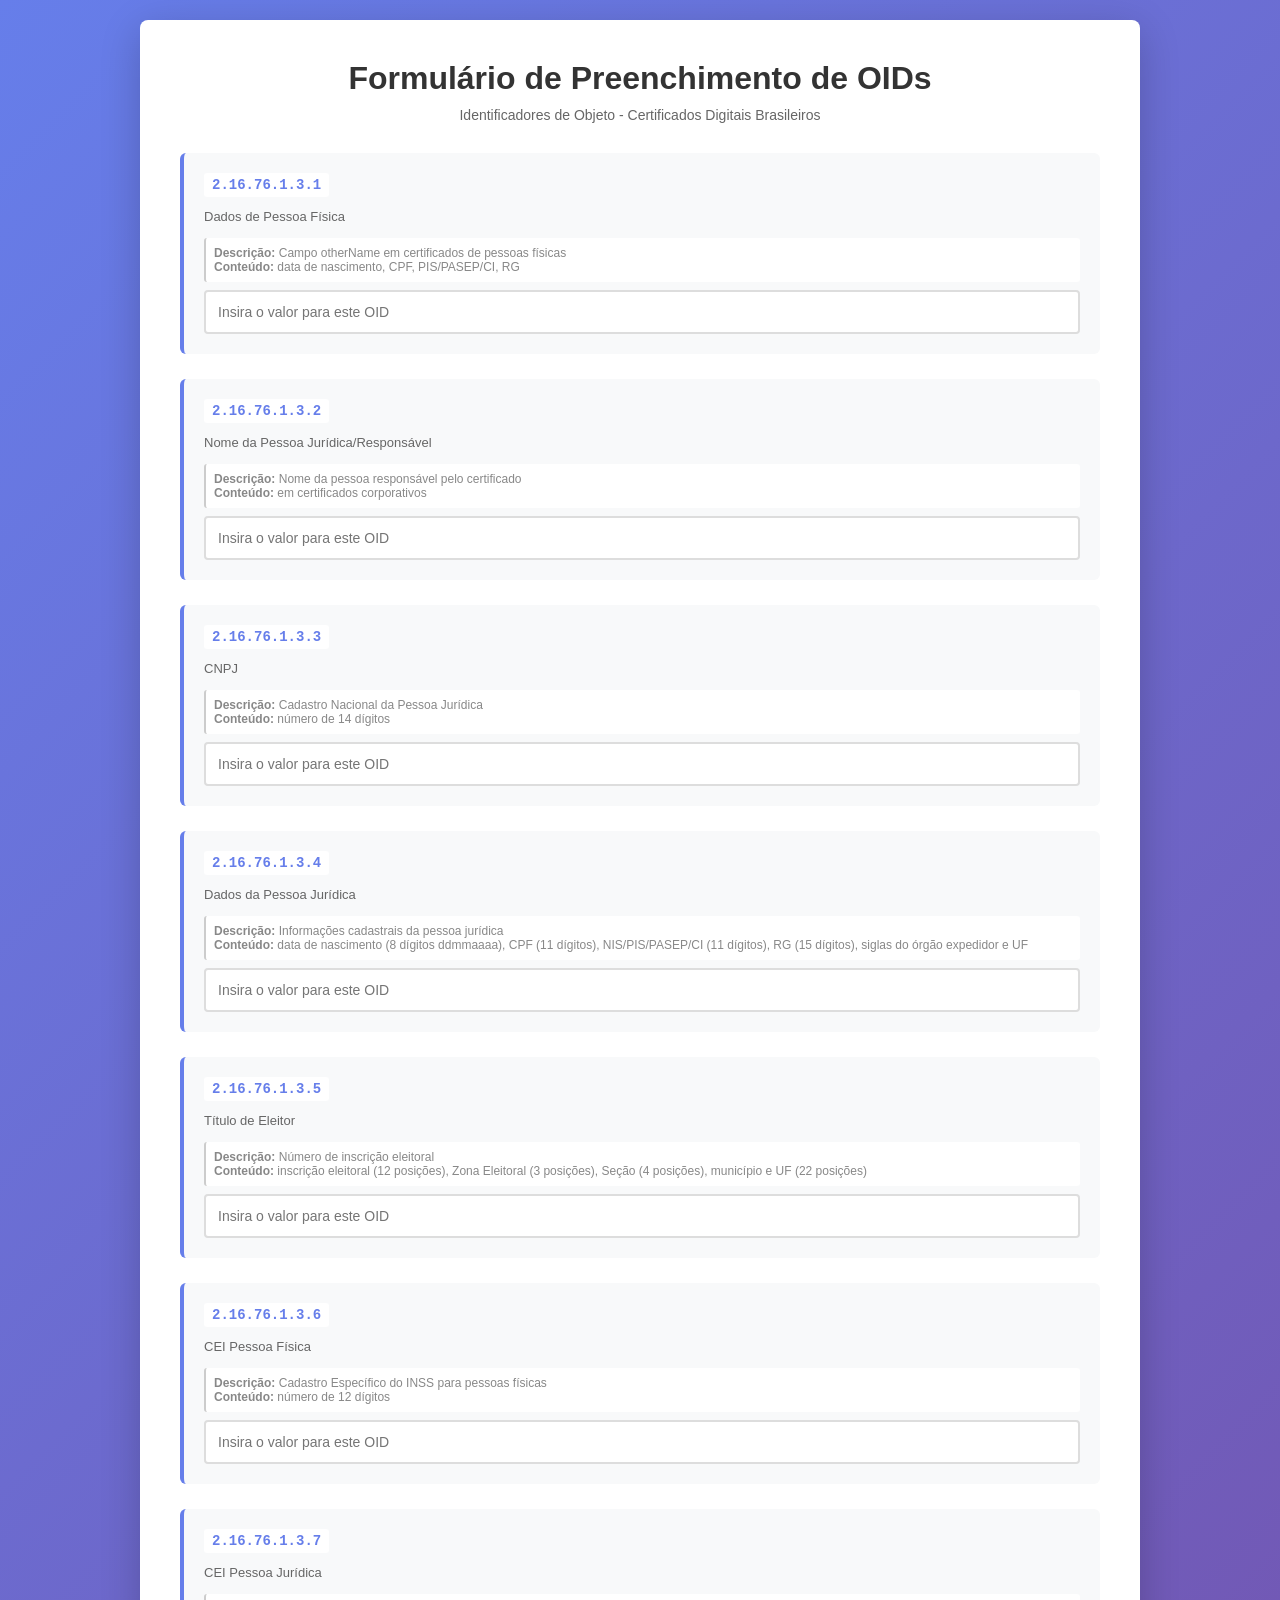
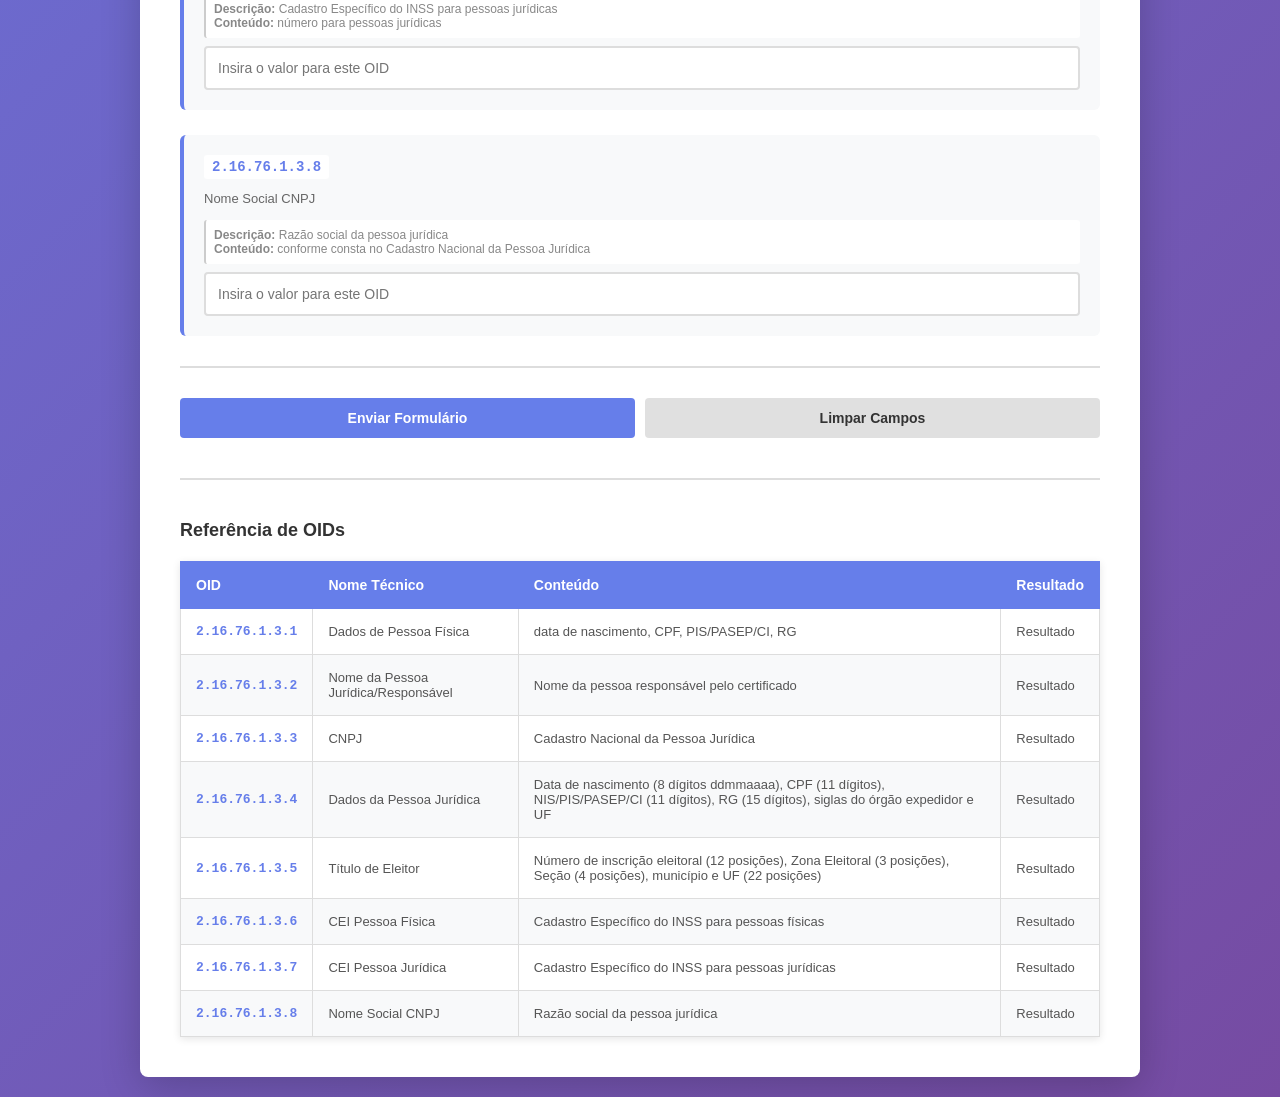
<file: index.html>
<!DOCTYPE html>
<html lang="pt-BR">
<head>
    <meta charset="UTF-8">
    <meta name="viewport" content="width=device-width, initial-scale=1.0">
    <title>Formulário de OIDs</title>
    <style>
        * {
            margin: 0;
            padding: 0;
            box-sizing: border-box;
        }

        body {
            font-family: 'Segoe UI', Tahoma, Geneva, Verdana, sans-serif;
            background: linear-gradient(135deg, #667eea 0%, #764ba2 100%);
            min-height: 100vh;
            padding: 20px;
        }

        .container {
            max-width: 1000px;
            margin: 0 auto;
            background: white;
            border-radius: 8px;
            box-shadow: 0 10px 40px rgba(0, 0, 0, 0.2);
            padding: 40px;
        }

        h1 {
            color: #333;
            margin-bottom: 10px;
            text-align: center;
        }

        .subtitle {
            text-align: center;
            color: #666;
            margin-bottom: 30px;
            font-size: 14px;
        }

        .form-section {
            background: white;
        }

        .form-group {
            display: flex;
            flex-direction: column;
            gap: 8px;
            margin-bottom: 25px;
            padding: 20px;
            background: #f8f9fa;
            border-radius: 6px;
            border-left: 4px solid #667eea;
        }

        .form-group label {
            font-weight: 600;
            color: #333;
            font-size: 14px;
            display: flex;
            align-items: center;
            gap: 10px;
        }

        .oid-code {
            font-family: 'Courier New', monospace;
            font-weight: 600;
            color: #667eea;
            background: white;
            padding: 4px 8px;
            border-radius: 3px;
        }

        .technical-name {
            font-size: 13px;
            color: #666;
            font-weight: normal;
            display: block;
            margin-top: 4px;
        }

        .description {
            font-size: 12px;
            color: #888;
            margin-top: 6px;
            padding: 8px;
            background: white;
            border-left: 2px solid #ccc;
            border-radius: 3px;
        }

        input[type="text"],
        textarea {
            padding: 12px;
            border: 2px solid #ddd;
            border-radius: 4px;
            font-size: 14px;
            transition: border-color 0.3s;
            font-family: 'Segoe UI', Tahoma, Geneva, Verdana, sans-serif;
        }

        input[type="text"]:focus,
        textarea:focus {
            outline: none;
            border-color: #667eea;
            box-shadow: 0 0 0 3px rgba(102, 126, 234, 0.1);
        }

        textarea {
            resize: vertical;
            min-height: 60px;
        }

        .button-group {
            display: flex;
            gap: 10px;
            margin-top: 30px;
            padding-top: 30px;
            border-top: 2px solid #ddd;
        }

        button {
            padding: 12px 30px;
            border: none;
            border-radius: 4px;
            font-size: 14px;
            font-weight: 600;
            cursor: pointer;
            transition: all 0.3s;
            flex: 1;
        }

        .btn-submit {
            background: #667eea;
            color: white;
        }

        .btn-submit:hover {
            background: #5568d3;
            box-shadow: 0 4px 12px rgba(102, 126, 234, 0.4);
        }

        .btn-clear {
            background: #e0e0e0;
            color: #333;
        }

        .btn-clear:hover {
            background: #d0d0d0;
        }

        .table-section {
            margin-top: 40px;
            padding-top: 40px;
            border-top: 2px solid #ddd;
        }

        .table-section h2 {
            color: #333;
            margin-bottom: 20px;
            font-size: 18px;
        }

        table {
            width: 100%;
            border-collapse: collapse;
            box-shadow: 0 2px 8px rgba(0, 0, 0, 0.1);
        }

        thead {
            background: #667eea;
            color: white;
        }

        th {
            padding: 15px;
            text-align: left;
            font-weight: 600;
            font-size: 14px;
            border: 1px solid #667eea;
        }

        td {
            padding: 15px;
            border: 1px solid #ddd;
            font-size: 13px;
            color: #555;
        }

        tbody tr {
            transition: background-color 0.2s;
        }

        tbody tr:nth-child(even) {
            background: #f8f9fa;
        }

        tbody tr:hover {
            background: #f0f0ff;
        }

        .oid-code-table {
            font-family: 'Courier New', monospace;
            font-weight: 600;
            color: #667eea;
        }

        @media (max-width: 768px) {
            .container {
                padding: 20px;
            }

            .form-group {
                padding: 15px;
            }

            button {
                padding: 10px 20px;
                font-size: 13px;
            }

            table {
                font-size: 12px;
            }

            th, td {
                padding: 10px;
            }

            .button-group {
                flex-direction: column;
            }
        }
    </style>
</head>
<body>
    <div class="container">
        <h1>Formulário de Preenchimento de OIDs</h1>
        <p class="subtitle">Identificadores de Objeto - Certificados Digitais Brasileiros</p>

        <form method="POST" action="calcular.html" class="form-section">
            
            <div class="form-group">
                <label>
                    <span class="oid-code">2.16.76.1.3.1</span>
                </label>
                <span class="technical-name">Dados de Pessoa Física</span>
                <div class="description">
                    <strong>Descrição:</strong> Campo otherName em certificados de pessoas físicas<br>
                    <strong>Conteúdo:</strong> data de nascimento, CPF, PIS/PASEP/CI, RG
                </div>
                <input 
                    type="text" 
                    name="oid_2_16_76_1_3_1" 
                    placeholder="Insira o valor para este OID"
                >
            </div>

            <div class="form-group">
                <label>
                    <span class="oid-code">2.16.76.1.3.2</span>
                </label>
                <span class="technical-name">Nome da Pessoa Jurídica/Responsável</span>
                <div class="description">
                    <strong>Descrição:</strong> Nome da pessoa responsável pelo certificado<br>
                    <strong>Conteúdo:</strong> em certificados corporativos
                </div>
                <input 
                    type="text" 
                    name="oid_2_16_76_1_3_2" 
                    placeholder="Insira o valor para este OID"
                >
            </div>

            <div class="form-group">
                <label>
                    <span class="oid-code">2.16.76.1.3.3</span>
                </label>
                <span class="technical-name">CNPJ</span>
                <div class="description">
                    <strong>Descrição:</strong> Cadastro Nacional da Pessoa Jurídica<br>
                    <strong>Conteúdo:</strong> número de 14 dígitos
                </div>
                <input 
                    type="text" 
                    name="oid_2_16_76_1_3_3" 
                    placeholder="Insira o valor para este OID"
                >
            </div>

            <div class="form-group">
                <label>
                    <span class="oid-code">2.16.76.1.3.4</span>
                </label>
                <span class="technical-name">Dados da Pessoa Jurídica</span>
                <div class="description">
                    <strong>Descrição:</strong> Informações cadastrais da pessoa jurídica<br>
                    <strong>Conteúdo:</strong> data de nascimento (8 dígitos ddmmaaaa), CPF (11 dígitos), NIS/PIS/PASEP/CI (11 dígitos), RG (15 dígitos), siglas do órgão expedidor e UF
                </div>
                <input 
                    type="text" 
                    name="oid_2_16_76_1_3_4" 
                    placeholder="Insira o valor para este OID"
                >
            </div>

            <div class="form-group">
                <label>
                    <span class="oid-code">2.16.76.1.3.5</span>
                </label>
                <span class="technical-name">Título de Eleitor</span>
                <div class="description">
                    <strong>Descrição:</strong> Número de inscrição eleitoral<br>
                    <strong>Conteúdo:</strong> inscrição eleitoral (12 posições), Zona Eleitoral (3 posições), Seção (4 posições), município e UF (22 posições)
                </div>
                <input 
                    type="text" 
                    name="oid_2_16_76_1_3_5" 
                    placeholder="Insira o valor para este OID"
                >
            </div>

            <div class="form-group">
                <label>
                    <span class="oid-code">2.16.76.1.3.6</span>
                </label>
                <span class="technical-name">CEI Pessoa Física</span>
                <div class="description">
                    <strong>Descrição:</strong> Cadastro Específico do INSS para pessoas físicas<br>
                    <strong>Conteúdo:</strong> número de 12 dígitos
                </div>
                <input 
                    type="text" 
                    name="oid_2_16_76_1_3_6" 
                    placeholder="Insira o valor para este OID"
                >
            </div>

            <div class="form-group">
                <label>
                    <span class="oid-code">2.16.76.1.3.7</span>
                </label>
                <span class="technical-name">CEI Pessoa Jurídica</span>
                <div class="description">
                    <strong>Descrição:</strong> Cadastro Específico do INSS para pessoas jurídicas<br>
                    <strong>Conteúdo:</strong> número para pessoas jurídicas
                </div>
                <input 
                    type="text" 
                    name="oid_2_16_76_1_3_7" 
                    placeholder="Insira o valor para este OID"
                >
            </div>

            <div class="form-group">
                <label>
                    <span class="oid-code">2.16.76.1.3.8</span>
                </label>
                <span class="technical-name">Nome Social CNPJ</span>
                <div class="description">
                    <strong>Descrição:</strong> Razão social da pessoa jurídica<br>
                    <strong>Conteúdo:</strong> conforme consta no Cadastro Nacional da Pessoa Jurídica
                </div>
                <input 
                    type="text" 
                    name="oid_2_16_76_1_3_8" 
                    placeholder="Insira o valor para este OID"
                >
            </div>

            <div class="button-group">
                <button type="submit" class="btn-submit">Enviar Formulário</button>
                <button type="reset" class="btn-clear">Limpar Campos</button>
            </div>
        </form>

        <div class="table-section">
            <h2>Referência de OIDs</h2>
            <table>
                <thead>
                    <tr>
                        <th>OID</th>
                        <th>Nome Técnico</th>
                        <th>Conteúdo</th>
                        <th>Resultado</th>
                    </tr>
                </thead>
                <tbody>
                    <tr>
                        <td class="oid-code-table">2.16.76.1.3.1</td>
                        <td>Dados de Pessoa Física</td>
                        <td>data de nascimento, CPF, PIS/PASEP/CI, RG</td>
                        <td>Resultado</td>
                    </tr>
                    <tr>
                        <td class="oid-code-table">2.16.76.1.3.2</td>
                        <td>Nome da Pessoa Jurídica/Responsável</td>
                        <td>Nome da pessoa responsável pelo certificado</td>
                        <td>Resultado</td>
                    </tr>
                    <tr>
                        <td class="oid-code-table">2.16.76.1.3.3</td>
                        <td>CNPJ</td>
                        <td>Cadastro Nacional da Pessoa Jurídica</td>
                        <td>Resultado</td>
                    </tr>
                    <tr>
                        <td class="oid-code-table">2.16.76.1.3.4</td>
                        <td>Dados da Pessoa Jurídica</td>
                        <td>Data de nascimento (8 dígitos ddmmaaaa), CPF (11 dígitos), NIS/PIS/PASEP/CI (11 dígitos), RG (15 dígitos), siglas do órgão expedidor e UF</td>
                        <td>Resultado</td>
                    </tr>
                    <tr>
                        <td class="oid-code-table">2.16.76.1.3.5</td>
                        <td>Título de Eleitor</td>
                        <td>Número de inscrição eleitoral (12 posições), Zona Eleitoral (3 posições), Seção (4 posições), município e UF (22 posições)</td>
                        <td>Resultado</td>
                    </tr>
                    <tr>
                        <td class="oid-code-table">2.16.76.1.3.6</td>
                        <td>CEI Pessoa Física</td>
                        <td>Cadastro Específico do INSS para pessoas físicas</td>
                        <td>Resultado</td>
                    
                    </tr>
                    <tr>
                        <td class="oid-code-table">2.16.76.1.3.7</td>
                        <td>CEI Pessoa Jurídica</td>
                        <td>Cadastro Específico do INSS para pessoas jurídicas</td>
                        <td>Resultado</td>
                    
                    </tr>
                    <tr>
                        <td class="oid-code-table">2.16.76.1.3.8</td>
                        <td>Nome Social CNPJ</td>
                        <td>Razão social da pessoa jurídica</td>
                        <td>Resultado</td>
                    </tr>
                </tbody>
            </table>
        </div>
    </div>

    <script>
        document.addEventListener('DOMContentLoaded', function() {
            const btnClear = document.querySelector('.btn-clear');
            
            btnClear.addEventListener('click', function(event) {
                event.preventDefault();
                
                // Seleciona todos os inputs e textareas do formulário
                const inputs = document.querySelectorAll('input[type="text"]');
                const textareas = document.querySelectorAll('textarea');
                
                // Limpa os inputs
                inputs.forEach(input => {
                    input.value = '';
                });
                
                // Limpa os textareas
                textareas.forEach(textarea => {
                    textarea.value = '';
                });
                
                // Opcional: foca no primeiro input
                //inputs[0].focus();
            });
        });
    </script>

</body>
</html>
</file>
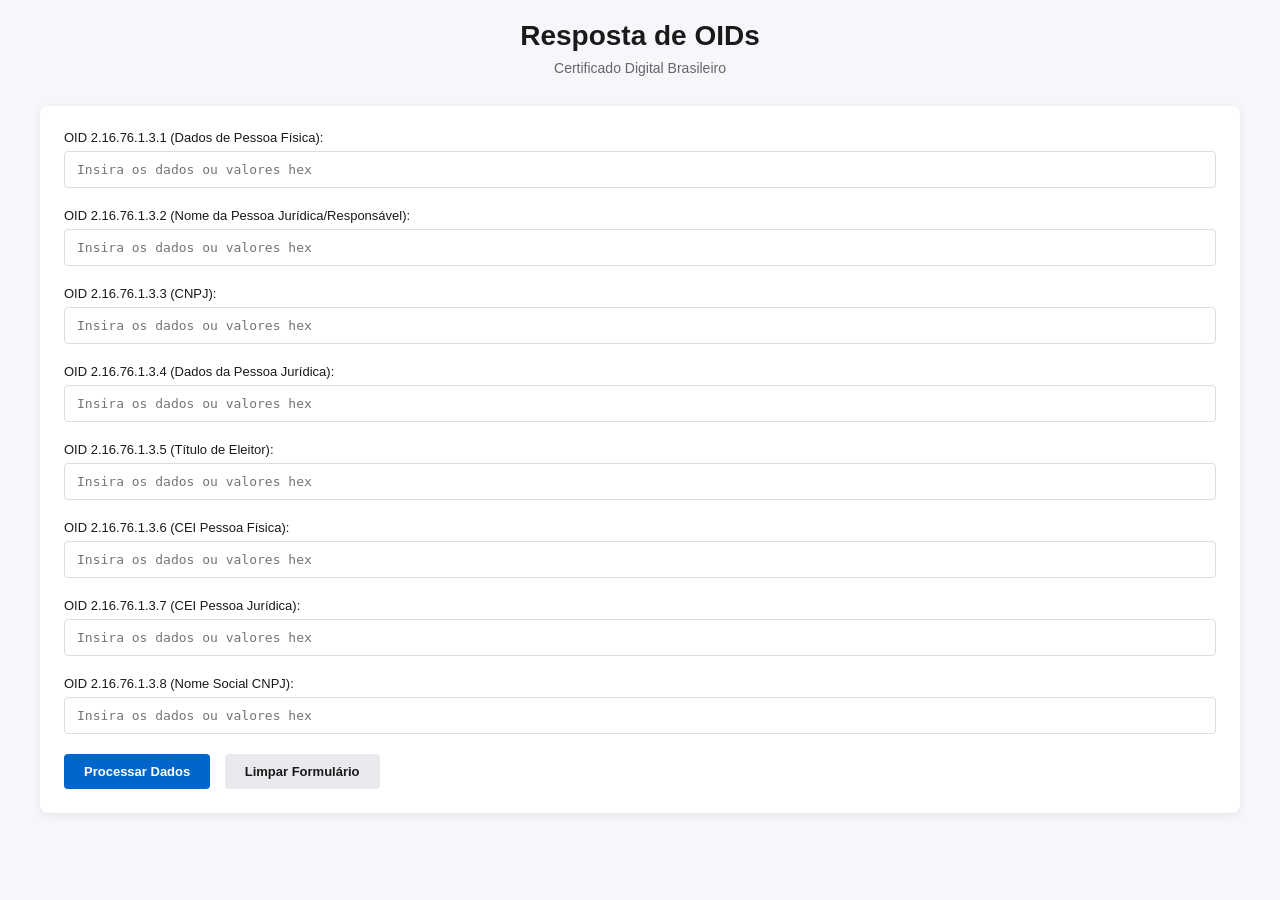
<file: calcular.html>
<!DOCTYPE html>
<html lang="pt-BR">
<head>
    <meta charset="UTF-8">
    <meta name="viewport" content="width=device-width, initial-scale=1.0">
    <title>Resposta de OIDs</title>
    <link rel="stylesheet" href="calcular.css">
</head>
<body>
    <div class="container">
        <h1>Resposta de OIDs</h1>
        <p class="subtitle">Certificado Digital Brasileiro</p>

        <form id="oidForm" method="POST">
            <div class="form-group">
                <label for="oid_2_16_76_1_3_1">OID 2.16.76.1.3.1 (Dados de Pessoa Física):</label>
                <input type="text" id="oid_2_16_76_1_3_1" name="oid_2_16_76_1_3_1" placeholder="Insira os dados ou valores hex">
            </div>

            <div class="form-group">
                <label for="oid_2_16_76_1_3_2">OID 2.16.76.1.3.2 (Nome da Pessoa Jurídica/Responsável):</label>
                <input type="text" id="oid_2_16_76_1_3_2" name="oid_2_16_76_1_3_2" placeholder="Insira os dados ou valores hex">
            </div>

            <div class="form-group">
                <label for="oid_2_16_76_1_3_3">OID 2.16.76.1.3.3 (CNPJ):</label>
                <input type="text" id="oid_2_16_76_1_3_3" name="oid_2_16_76_1_3_3" placeholder="Insira os dados ou valores hex">
            </div>

            <div class="form-group">
                <label for="oid_2_16_76_1_3_4">OID 2.16.76.1.3.4 (Dados da Pessoa Jurídica):</label>
                <input type="text" id="oid_2_16_76_1_3_4" name="oid_2_16_76_1_3_4" placeholder="Insira os dados ou valores hex">
            </div>

            <div class="form-group">
                <label for="oid_2_16_76_1_3_5">OID 2.16.76.1.3.5 (Título de Eleitor):</label>
                <input type="text" id="oid_2_16_76_1_3_5" name="oid_2_16_76_1_3_5" placeholder="Insira os dados ou valores hex">
            </div>

            <div class="form-group">
                <label for="oid_2_16_76_1_3_6">OID 2.16.76.1.3.6 (CEI Pessoa Física):</label>
                <input type="text" id="oid_2_16_76_1_3_6" name="oid_2_16_76_1_3_6" placeholder="Insira os dados ou valores hex">
            </div>

            <div class="form-group">
                <label for="oid_2_16_76_1_3_7">OID 2.16.76.1.3.7 (CEI Pessoa Jurídica):</label>
                <input type="text" id="oid_2_16_76_1_3_7" name="oid_2_16_76_1_3_7" placeholder="Insira os dados ou valores hex">
            </div>

            <div class="form-group">
                <label for="oid_2_16_76_1_3_8">OID 2.16.76.1.3.8 (Nome Social CNPJ):</label>
                <input type="text" id="oid_2_16_76_1_3_8" name="oid_2_16_76_1_3_8" placeholder="Insira os dados ou valores hex">
            </div>

            <button type="submit" class="btn-submit">Processar Dados</button>
            <button type="reset" class="btn-reset">Limpar Formulário</button>
        </form>

        <table id="resultsTable" style="display: none; margin-top: 30px;">
            <thead>
                <tr>
                    <th style="width: 12%;">OID</th>
                    <th style="width: 18%;">Nome Técnico</th>
                    <th style="width: 50%;">Conteúdo</th>
                    <th style="width: 20%;">Resultado</th>
                </tr>
            </thead>
            <tbody>
                <tr>
                    <td><span class="oid-code">2.16.76.1.3.1</span></td>
                    <td class="tech-name">Dados de Pessoa Física</td>
                    <td class="description">Data de nascimento, CPF, PIS/PASEP/CI, RG</td>
                    <td class="result" id="result_oid_2_16_76_1_3_1"></td>
                </tr>
                <tr>
                    <td><span class="oid-code">2.16.76.1.3.2</span></td>
                    <td class="tech-name">Nome da Pessoa Jurídica/Responsável</td>
                    <td class="description">Nome da pessoa responsável pelo certificado</td>
                    <td class="result" id="result_oid_2_16_76_1_3_2"></td>
                </tr>
                <tr>
                    <td><span class="oid-code">2.16.76.1.3.3</span></td>
                    <td class="tech-name">CNPJ</td>
                    <td class="description">Cadastro Nacional da Pessoa Jurídica</td>
                    <td class="result" id="result_oid_2_16_76_1_3_3"></td>
                </tr>
                <tr>
                    <td><span class="oid-code">2.16.76.1.3.4</span></td>
                    <td class="tech-name">Dados da Pessoa Jurídica</td>
                    <td class="description">Data de nascimento, CPF, NIS/PIS/PASEP/CI, RG, siglas e UF</td>
                    <td class="result" id="result_oid_2_16_76_1_3_4"></td>
                </tr>
                <tr>
                    <td><span class="oid-code">2.16.76.1.3.5</span></td>
                    <td class="tech-name">Título de Eleitor</td>
                    <td class="description">Inscrição eleitoral, zona, seção, município e UF</td>
                    <td class="result" id="result_oid_2_16_76_1_3_5"></td>
                </tr>
                <tr>
                    <td><span class="oid-code">2.16.76.1.3.6</span></td>
                    <td class="tech-name">CEI Pessoa Física</td>
                    <td class="description">Cadastro Específico do INSS para pessoas físicas</td>
                    <td class="result" id="result_oid_2_16_76_1_3_6"></td>
                </tr>
                <tr>
                    <td><span class="oid-code">2.16.76.1.3.7</span></td>
                    <td class="tech-name">CEI Pessoa Jurídica</td>
                    <td class="description">Cadastro Específico do INSS para pessoas jurídicas</td>
                    <td class="result" id="result_oid_2_16_76_1_3_7"></td>
                </tr>
                <tr>
                    <td><span class="oid-code">2.16.76.1.3.8</span></td>
                    <td class="tech-name">Nome Social CNPJ</td>
                    <td class="description">Razão social da pessoa jurídica</td>
                    <td class="result" id="result_oid_2_16_76_1_3_8"></td>
                </tr>
            </tbody>
        </table>
    </div>

    <script src="calcular.js"></script>
</body>
</html>
</file>
<file: calcular.css>
* {
    margin: 0;
    padding: 0;
    box-sizing: border-box;
}

body {
    font-family: -apple-system, BlinkMacSystemFont, 'Segoe UI', Roboto, sans-serif;
    background-color: #f5f7fa;
    min-height: 100vh;
    padding: 20px;
}

.container {
    max-width: 1200px;
    margin: 0 auto;
}

h1 {
    color: #1a1a1a;
    margin-bottom: 8px;
    text-align: center;
    font-size: 28px;
}

.subtitle {
    text-align: center;
    color: #666;
    margin-bottom: 30px;
    font-size: 14px;
}

/* Formulário */
#oidForm {
    background: white;
    padding: 24px;
    border-radius: 8px;
    box-shadow: 0 2px 8px rgba(0, 0, 0, 0.08);
    margin-bottom: 30px;
}

.form-group {
    margin-bottom: 20px;
}

.form-group label {
    display: block;
    margin-bottom: 6px;
    font-weight: 500;
    color: #1a1a1a;
    font-size: 13px;
}

.form-group input {
    width: 100%;
    padding: 10px 12px;
    border: 1px solid #ddd;
    border-radius: 4px;
    font-size: 13px;
    font-family: 'Monaco', 'Menlo', monospace;
    transition: border-color 0.2s ease;
}

.form-group input:focus {
    outline: none;
    border-color: #0066cc;
    box-shadow: 0 0 0 3px rgba(0, 102, 204, 0.1);
}

.btn-submit,
.btn-reset {
    padding: 10px 20px;
    margin-right: 10px;
    border: none;
    border-radius: 4px;
    font-size: 13px;
    font-weight: 600;
    cursor: pointer;
    transition: background-color 0.2s ease;
}

.btn-submit {
    background-color: #0066cc;
    color: white;
}

.btn-submit:hover {
    background-color: #0052a3;
}

.btn-reset {
    background-color: #e8eaed;
    color: #1a1a1a;
}

.btn-reset:hover {
    background-color: #d2d3d7;
}

/* Tabela */
table {
    width: 100%;
    border-collapse: collapse;
    background: white;
    border-radius: 8px;
    overflow: hidden;
    box-shadow: 0 2px 8px rgba(0, 0, 0, 0.08);
}

thead {
    background-color: #2c3e50;
    color: white;
}

th {
    padding: 16px;
    text-align: left;
    font-weight: 600;
    font-size: 13px;
    letter-spacing: 0.5px;
    text-transform: uppercase;
}

td {
    padding: 14px 16px;
    border-bottom: 1px solid #e8eaed;
    font-size: 13px;
    color: #444;
}

tbody tr {
    transition: background-color 0.2s ease;
}

tbody tr:nth-child(even) {
    background-color: #f9fafb;
}

tbody tr:hover {
    background-color: #f0f4f8;
}

/* Coluna OID */
.oid-code {
    font-family: 'Monaco', 'Menlo', monospace;
    font-weight: 600;
    color: #0066cc;
    background-color: #f0f7ff;
    padding: 4px 8px;
    border-radius: 4px;
    font-size: 12px;
}

/* Coluna Nome Técnico */
.tech-name {
    font-weight: 500;
    color: #1a1a1a;
}

/* Coluna Conteúdo */
.description {
    color: #666;
    line-height: 1.4;
}

/* Coluna Resultado */
.result {
    font-family: 'Monaco', 'Menlo', monospace;
    background-color: #f0f7ff;
    padding: 4px 8px;
    border-radius: 4px;
    color: #0066cc;
    font-weight: 500;
    word-break: break-word;
}

.result:empty::before {
    content: '—';
    color: #ccc;
}

/* Responsivo */
@media (max-width: 768px) {
    body {
        padding: 12px;
    }

    h1 {
        font-size: 22px;
    }

    #oidForm {
        padding: 16px;
    }

    .form-group {
        margin-bottom: 16px;
    }

    .btn-submit,
    .btn-reset {
        width: 100%;
        margin-right: 0;
        margin-bottom: 8px;
    }

    table {
        font-size: 12px;
    }

    th, td {
        padding: 10px 8px;
    }

    .oid-code,
    .result {
        padding: 3px 6px;
        font-size: 11px;
    }
}
</file>
